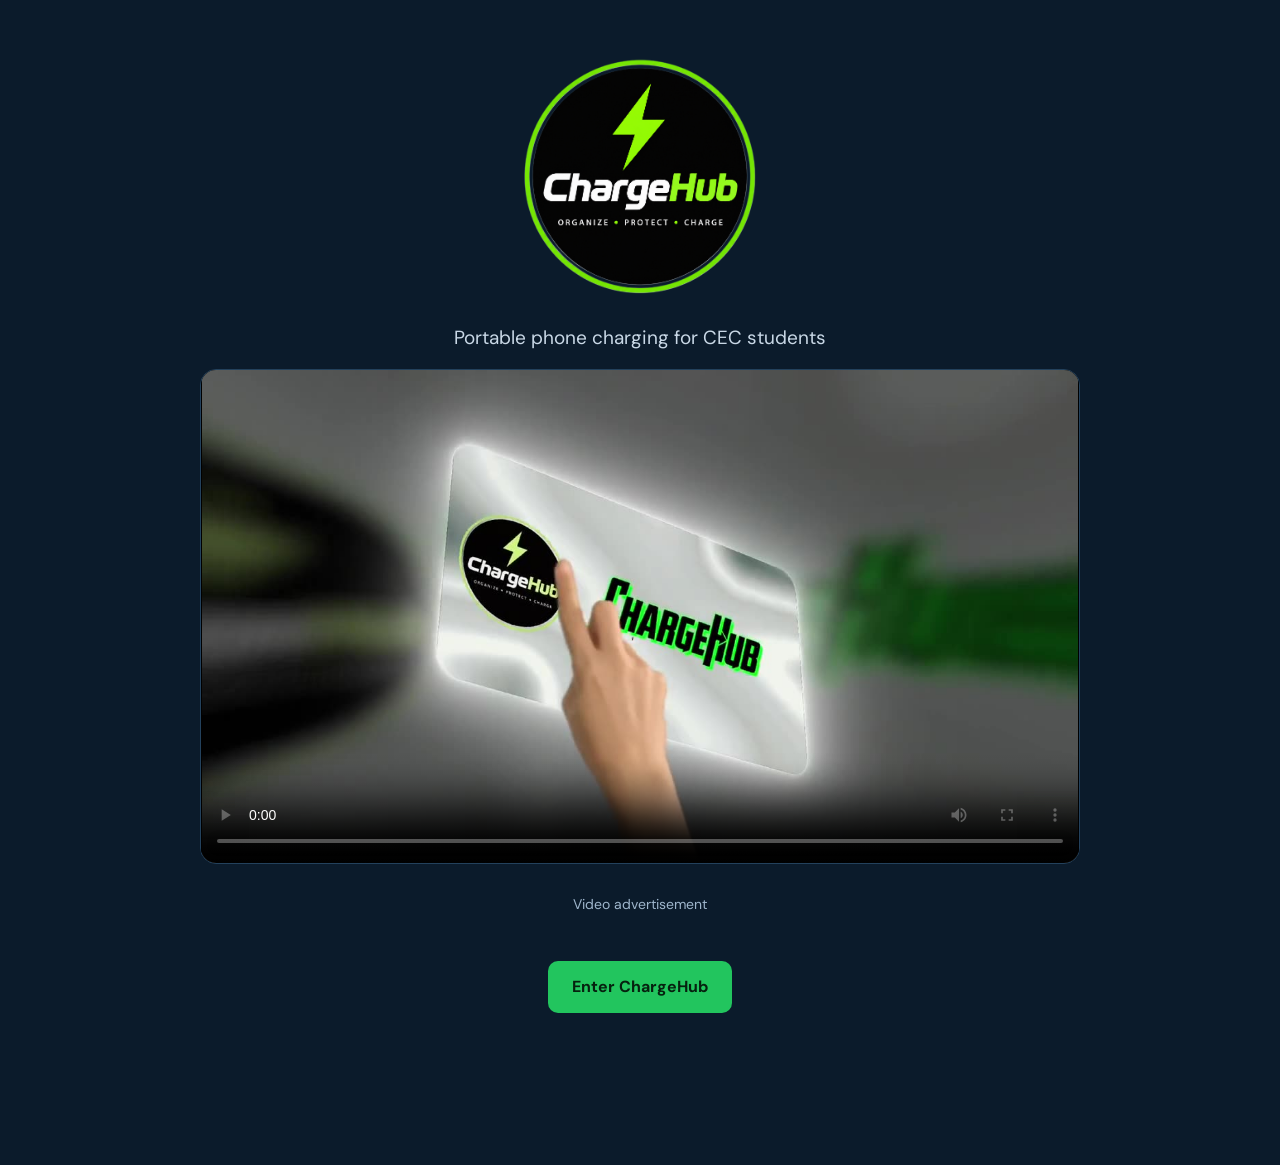
<file: index.html>
<!DOCTYPE html>
<html lang="en">
<head>
<meta charset="UTF-8">
<meta name="viewport" content="width=device-width, initial-scale=1">
<title>Welcome | ChargeHub</title>
<link rel="icon" href="assets/logo.png" type="image/png">
<link rel="preconnect" href="https://fonts.googleapis.com">
<link rel="preconnect" href="https://fonts.gstatic.com" crossorigin>
<link rel="stylesheet" href="https://fonts.googleapis.com/css2?family=Sora:wght@600;800&family=DM+Sans:wght@400;500;700&display=swap">
<link rel="stylesheet" href="https://pyscript.net/releases/2024.11.1/core.css">
<link rel="stylesheet" href="css/style.css">
<script type="module" src="https://pyscript.net/releases/2024.11.1/core.js"></script>
</head>
    <body>
    <div class="w">

    <main>
    <section class="landing"><img class="logo-big" src="assets/logo.png" width="260" height="260" alt="ChargeHub logo: Organize, Protect, Charge"><h1 class="sr-only">ChargeHub</h1><p class="lead">Portable phone charging for CEC students</p><div class="video"><video id="ad" controls preload="metadata" poster="assets/ad-poster.jpg"><source id="adsrc" src="assets/chargehub-ad.mp4" type="video/mp4">Your browser cannot play this video.</video></div><p id="adnote" class="m" aria-live="polite">Video advertisement</p><div class="actions"><a id="enter" class="btn pr" href="home.html">Enter ChargeHub</a></div></section>
    </main>

    </div>
    <script type="py" src="py/landing.py"></script>
    </body>
</html>
</file>
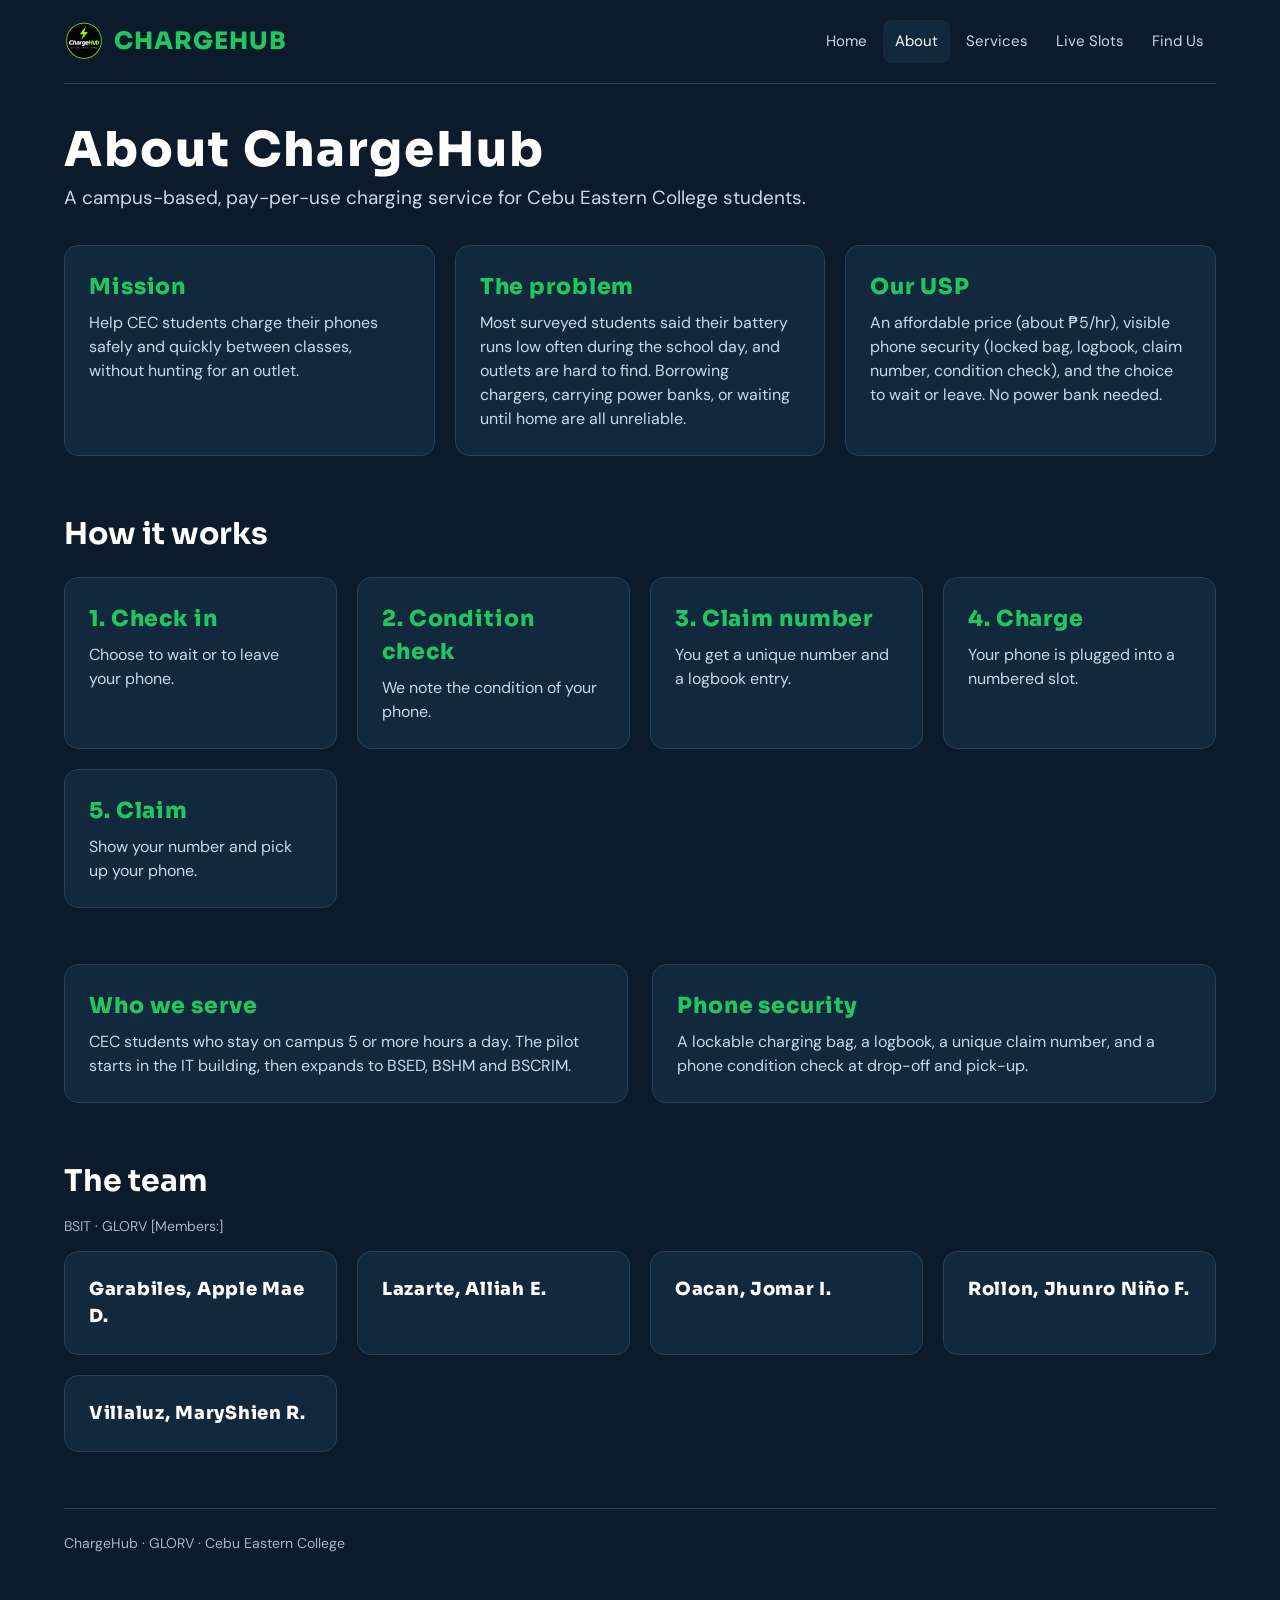
<file: about.html>
<!DOCTYPE html>
<html lang="en">
<head>
<meta charset="UTF-8">
<meta name="viewport" content="width=device-width, initial-scale=1">
<title>About | ChargeHub</title>
<link rel="icon" href="assets/logo.png" type="image/png">
<link rel="preconnect" href="https://fonts.googleapis.com">
<link rel="preconnect" href="https://fonts.gstatic.com" crossorigin>
<link rel="stylesheet" href="https://fonts.googleapis.com/css2?family=Sora:wght@600;800&family=DM+Sans:wght@400;500;700&display=swap">
<link rel="stylesheet" href="https://pyscript.net/releases/2024.11.1/core.css">
<link rel="stylesheet" href="css/style.css">
<script type="module" src="https://pyscript.net/releases/2024.11.1/core.js"></script>
</head>
    <body>
    <div class="w">
    <header class="nav"><a class="lg t" href="home.html"><img src="assets/logo.png" width="40" height="40" alt="">CHARGEHUB</a><nav aria-label="Main"><a href="home.html">Home</a><a href="about.html" class="on" aria-current="page">About</a><a href="services.html">Services</a><a href="live-slots.html">Live Slots</a><a href="find-us.html">Find Us</a></nav></header>
    <main>
    <h1 class="t">About ChargeHub</h1><p class="lead" style="margin-bottom:32px">A campus-based, pay-per-use charging service for Cebu Eastern College students.</p><section><div class="g"><div class="c"><div class="t green" style="font-size:22px">Mission</div><p style="margin:8px 0 0;color:#C9D8E6">Help CEC students charge their phones safely and quickly between classes, without hunting for an outlet.</p></div><div class="c"><div class="t green" style="font-size:22px">The problem</div><p style="margin:8px 0 0;color:#C9D8E6">Most surveyed students said their battery runs low often during the school day, and outlets are hard to find. Borrowing chargers, carrying power banks, or waiting until home are all unreliable.</p></div><div class="c"><div class="t green" style="font-size:22px">Our USP</div><p style="margin:8px 0 0;color:#C9D8E6">An affordable price (about &#8369;5/hr), visible phone security (locked bag, logbook, claim number, condition check), and the choice to wait or leave. No power bank needed.</p></div></div></section><section><h2>How it works</h2><div class="g"><div class="c"><div class="t green" style="font-size:22px">1. Check in</div><p style="margin:8px 0 0;color:#C9D8E6">Choose to wait or to leave your phone.</p></div><div class="c"><div class="t green" style="font-size:22px">2. Condition check</div><p style="margin:8px 0 0;color:#C9D8E6">We note the condition of your phone.</p></div><div class="c"><div class="t green" style="font-size:22px">3. Claim number</div><p style="margin:8px 0 0;color:#C9D8E6">You get a unique number and a logbook entry.</p></div><div class="c"><div class="t green" style="font-size:22px">4. Charge</div><p style="margin:8px 0 0;color:#C9D8E6">Your phone is plugged into a numbered slot.</p></div><div class="c"><div class="t green" style="font-size:22px">5. Claim</div><p style="margin:8px 0 0;color:#C9D8E6">Show your number and pick up your phone.</p></div></div></section><section><div class="r"><div class="c"><div class="t green" style="font-size:22px">Who we serve</div><p style="margin:8px 0 0;color:#C9D8E6">CEC students who stay on campus 5 or more hours a day. The pilot starts in the IT building, then expands to BSED, BSHM and BSCRIM.</p></div><div class="c"><div class="t green" style="font-size:22px">Phone security</div><p style="margin:8px 0 0;color:#C9D8E6">A lockable charging bag, a logbook, a unique claim number, and a phone condition check at drop-off and pick-up.</p></div></div></section><section><h2>The team</h2><p class="m" style="margin-top:-8px">BSIT &middot; GLORV [Members:]</p><div class="g"><div class="c"><div class="t" style="font-size:18px">Garabiles, Apple Mae D.</div><div class="m"></div></div><div class="c"><div class="t" style="font-size:18px">Lazarte, Alliah E.</div><div class="m"></div></div><div class="c"><div class="t" style="font-size:18px">Oacan, Jomar I.</div><div class="m"></div></div><div class="c"><div class="t" style="font-size:18px">Rollon, Jhunro Ni&ntilde;o F.</div><div class="m"></div></div><div class="c"><div class="t" style="font-size:18px">Villaluz, MaryShien R.</div><div class="m"></div></div></div></section>
    </main>
    <footer class="foot m">ChargeHub &middot; GLORV &middot; Cebu Eastern College</footer>
    </div>
    <script type="py" src="py/about.py" config='{"files":{"py/storage.py":"./storage.py"}}'></script>
    </body>
</html>
</file>
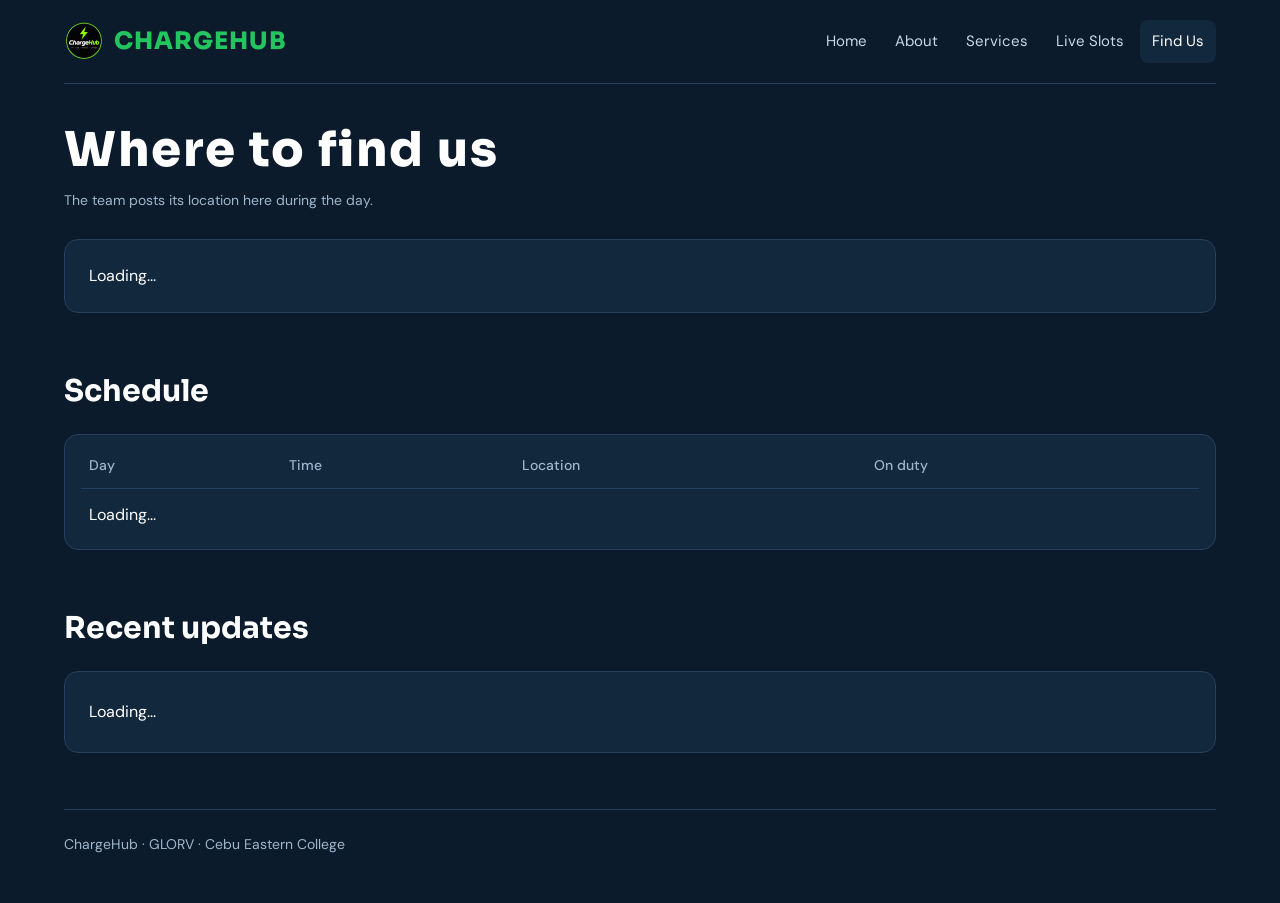
<file: find-us.html>
<!DOCTYPE html>
<html lang="en">
<head>
<meta charset="UTF-8">
<meta name="viewport" content="width=device-width, initial-scale=1">
<title>Find Us | ChargeHub</title>
<link rel="icon" href="assets/logo.png" type="image/png">
<link rel="preconnect" href="https://fonts.googleapis.com">
<link rel="preconnect" href="https://fonts.gstatic.com" crossorigin>
<link rel="stylesheet" href="https://fonts.googleapis.com/css2?family=Sora:wght@600;800&family=DM+Sans:wght@400;500;700&display=swap">
<link rel="stylesheet" href="https://pyscript.net/releases/2024.11.1/core.css">
<link rel="stylesheet" href="css/style.css">
<script type="module" src="https://pyscript.net/releases/2024.11.1/core.js"></script>
</head>
<body>
<div class="w">
<header class="nav"><a class="lg t" href="home.html"><img src="assets/logo.png" width="40" height="40" alt="">CHARGEHUB</a><nav aria-label="Main"><a href="home.html">Home</a><a href="about.html">About</a><a href="services.html">Services</a><a href="live-slots.html">Live Slots</a><a href="find-us.html" class="on" aria-current="page">Find Us</a></nav></header>
<main>
<h1 class="t">Where to find us</h1><p class="m" style="margin-bottom:28px">The team posts its location here during the day.</p><section><div id="status-card" class="c col">Loading...</div></section><section><h2>Schedule</h2><div class="c sc"><table><thead><tr><th scope="col">Day</th><th scope="col">Time</th><th scope="col">Location</th><th scope="col">On duty</th></tr></thead><tbody id="schedule-body"><tr><td colspan="4">Loading...</td></tr></tbody></table></div></section><section><h2>Recent updates</h2><div id="history-list" class="c" style="line-height:2">Loading...</div></section>
</main>
<footer class="foot m">ChargeHub &middot; GLORV &middot; Cebu Eastern College</footer>
</div>
<script type="py" src="py/find_us.py" config='{"files":{"py/storage.py":"./storage.py"}}'></script>
</body>
</html>
</file>
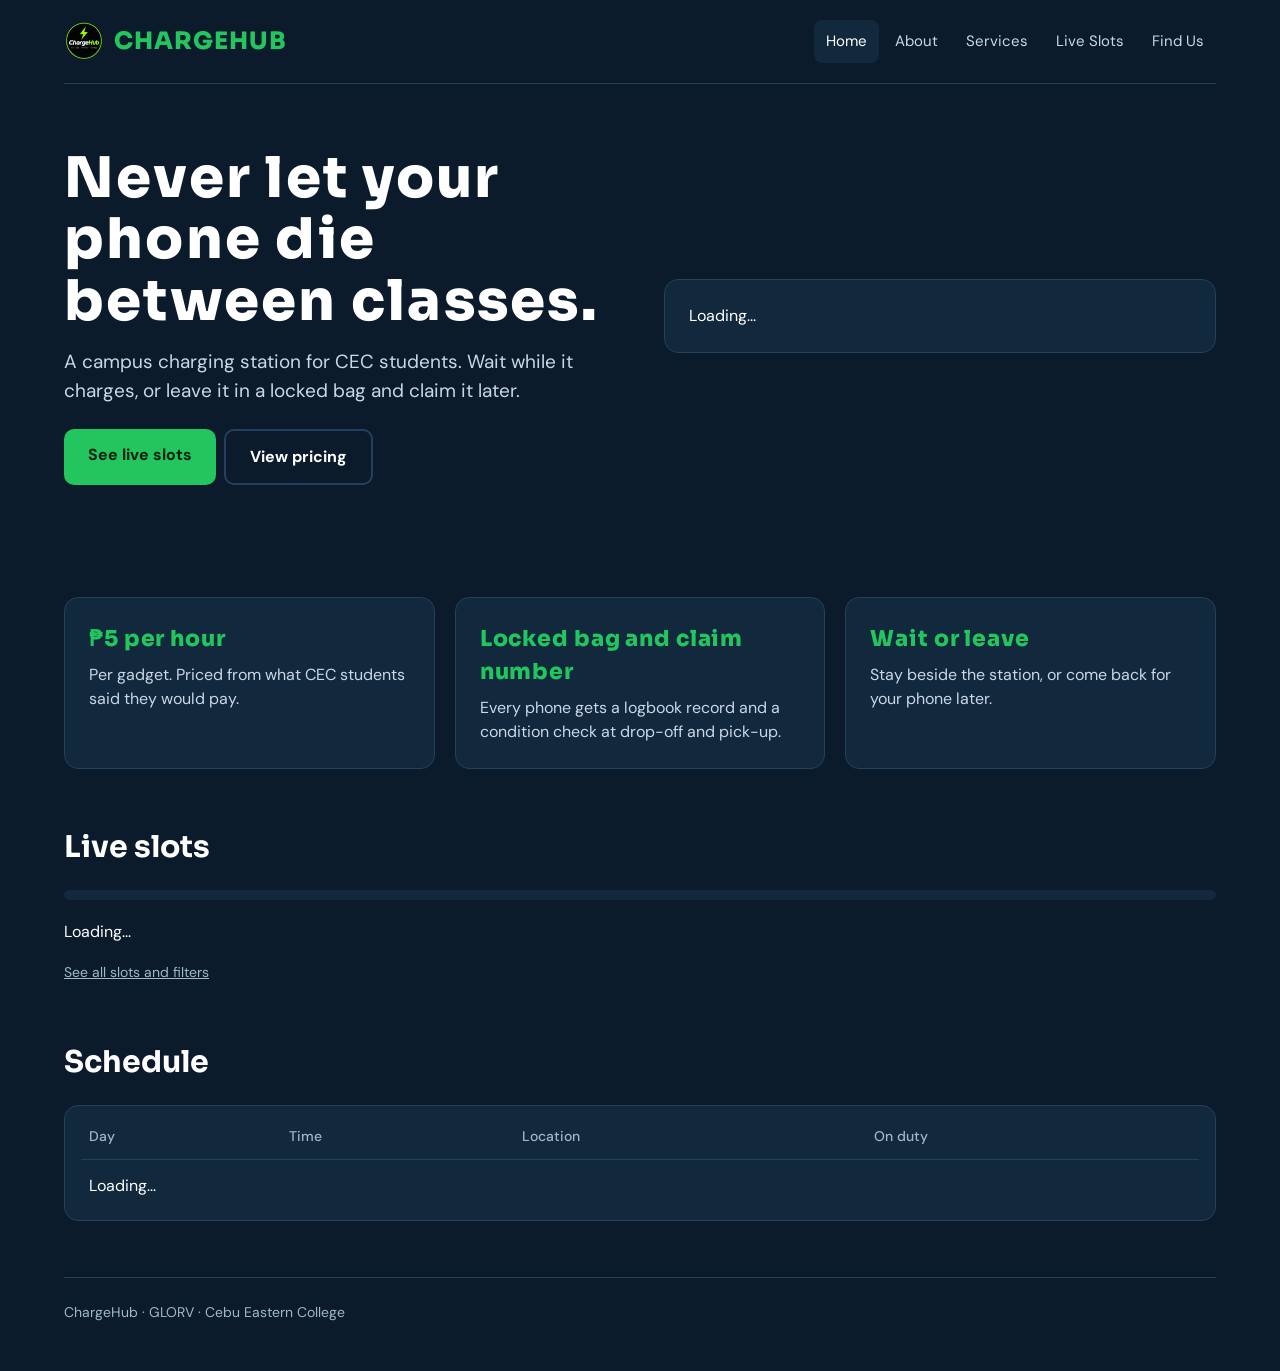
<file: home.html>
<!DOCTYPE html>
<html lang="en">
<head>
<meta charset="UTF-8">
<meta name="viewport" content="width=device-width, initial-scale=1">
<title>Home | ChargeHub</title>
<link rel="icon" href="assets/logo.png" type="image/png">
<link rel="preconnect" href="https://fonts.googleapis.com">
<link rel="preconnect" href="https://fonts.gstatic.com" crossorigin>
<link rel="stylesheet" href="https://fonts.googleapis.com/css2?family=Sora:wght@600;800&family=DM+Sans:wght@400;500;700&display=swap">
<link rel="stylesheet" href="https://pyscript.net/releases/2024.11.1/core.css">
<link rel="stylesheet" href="css/style.css">
<script type="module" src="https://pyscript.net/releases/2024.11.1/core.js"></script>
</head>
    <body>
    <div class="w">
    <header class="nav"><a class="lg t" href="home.html"><img src="assets/logo.png" width="40" height="40" alt="">CHARGEHUB</a><nav aria-label="Main"><a href="home.html" class="on" aria-current="page">Home</a><a href="about.html">About</a><a href="services.html">Services</a><a href="live-slots.html">Live Slots</a><a href="find-us.html">Find Us</a></nav></header>
    <main>
    <section class="hero"><div><h1 class="t">Never let your phone die between classes.</h1><p>A campus charging station for CEC students. Wait while it charges, or leave it in a locked bag and claim it later.</p><div class="row"><a class="btn pr" href="live-slots.html">See live slots</a><a class="btn ol" href="services.html">View pricing</a></div></div><div id="status-card" class="c col">Loading...</div></section><section><div class="g"><div class="c"><div class="t green" style="font-size:22px">&#8369;5 per hour</div><p style="margin:8px 0 0;color:#C9D8E6">Per gadget. Priced from what CEC students said they would pay.</p></div><div class="c"><div class="t green" style="font-size:22px">Locked bag and claim number</div><p style="margin:8px 0 0;color:#C9D8E6">Every phone gets a logbook record and a condition check at drop-off and pick-up.</p></div><div class="c"><div class="t green" style="font-size:22px">Wait or leave</div><p style="margin:8px 0 0;color:#C9D8E6">Stay beside the station, or come back for your phone later.</p></div></div></section><section><div class="row" style="justify-content:space-between;align-items:end"><h2>Live slots</h2><div id="slots-count" class="m" aria-live="polite"></div></div><div class="b" style="margin-bottom:20px"><i id="slots-bar"></i></div><div id="slots-grid" class="g" style="grid-template-columns:repeat(auto-fit,minmax(250px,1fr))">Loading...</div><p><a class="m" href="live-slots.html" style="text-decoration:underline">See all slots and filters</a></p></section><section><h2>Schedule</h2><div class="c sc"><table><thead><tr><th scope="col">Day</th><th scope="col">Time</th><th scope="col">Location</th><th scope="col">On duty</th></tr></thead><tbody id="schedule-body"><tr><td colspan="4">Loading...</td></tr></tbody></table></div></section>
    </main>
    <footer class="foot m">ChargeHub &middot; GLORV &middot; Cebu Eastern College</footer>
    </div>
    <script type="py" src="py/home.py" config='{"files":{"py/storage.py":"./storage.py"}}'></script>
    </body>
</html>
</file>
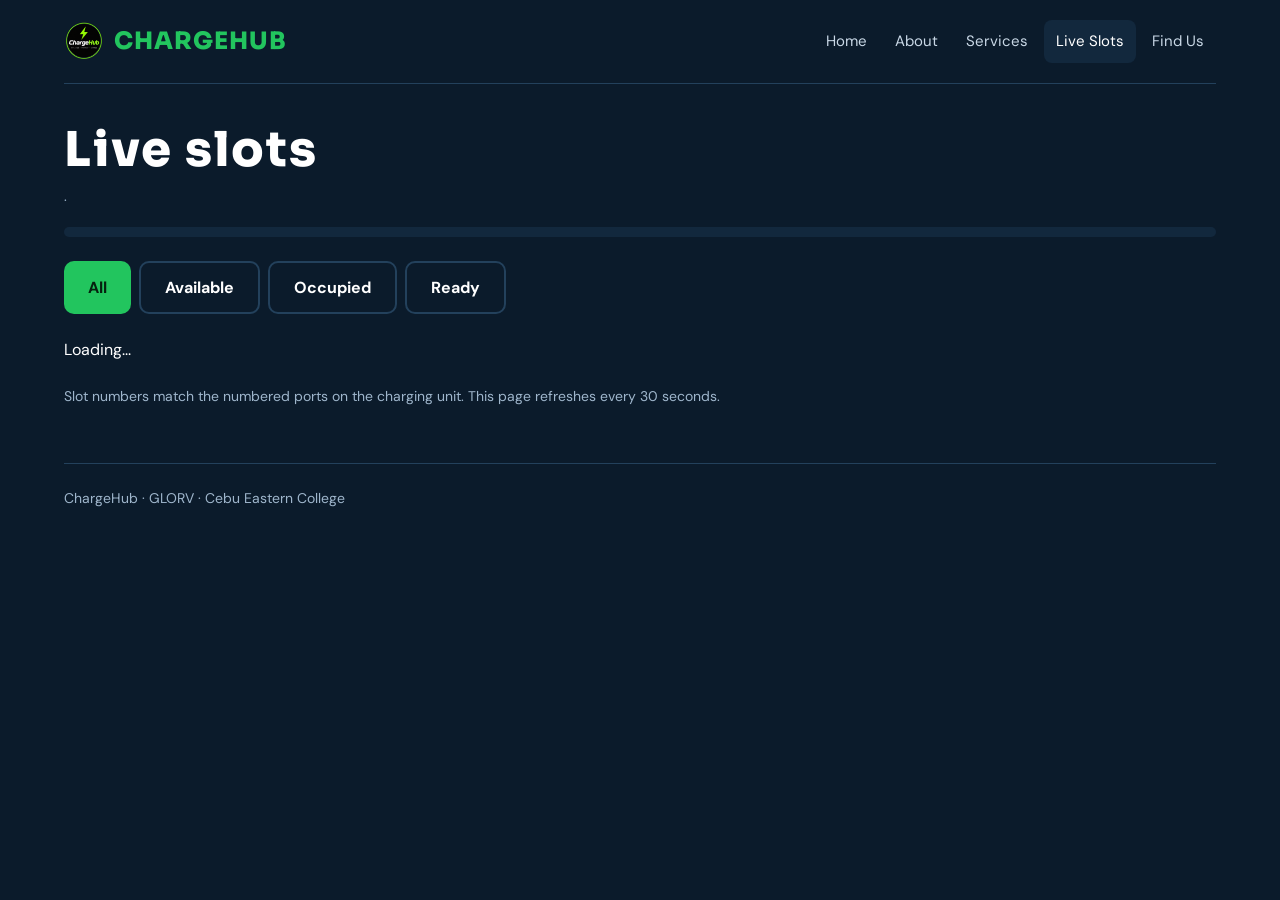
<file: live-slots.html>
<!DOCTYPE html>
<html lang="en">
<head>
    <meta charset="UTF-8">
    <meta name="viewport" content="width=device-width, initial-scale=1">
    <title>Live Slots | ChargeHub</title>
    <link rel="icon" href="assets/logo.png" type="image/png">
    <link rel="preconnect" href="https://fonts.googleapis.com">
    <link rel="preconnect" href="https://fonts.gstatic.com" crossorigin>
    <link rel="stylesheet" href="https://fonts.googleapis.com/css2?family=Sora:wght@600;800&family=DM+Sans:wght@400;500;700&display=swap">
    <link rel="stylesheet" href="https://pyscript.net/releases/2024.11.1/core.css">
    <link rel="stylesheet" href="css/style.css">
    <script type="module" src="https://pyscript.net/releases/2024.11.1/core.js"></script>
</head>
<body>
<div class="w">
    <header class="nav">
        <a class="lg t" href="home.html">
            <img src="assets/logo.png" width="40" height="40" alt="">
            CHARGEHUB
        </a>
        <nav aria-label="Main">
            <a href="home.html">Home</a>
            <a href="about.html">About</a>
            <a href="services.html">Services</a>
            <a href="live-slots.html" class="on" aria-current="page">Live Slots</a>
            <a href="find-us.html">Find Us</a>
        </nav>
    </header>
    <main>
        <h1 class="t">Live slots</h1>
        <p class="m" style="margin-bottom:16px">
            <span id="slots-count" aria-live="polite"></span> &middot;
            <span id="updated"></span>
        </p>
        <div class="b" style="margin-bottom:24px">
            <i id="slots-bar"></i>
        </div>
        <div class="row" style="margin-bottom:24px" role="group" aria-label="Filter slots">
            <button class="btn pr filter" data-filter="all" type="button">All</button>
            <button class="btn ol filter" data-filter="available" type="button">Available</button>
            <button class="btn ol filter" data-filter="occupied" type="button">Occupied</button>
            <button class="btn ol filter" data-filter="ready" type="button">Ready</button>
        </div>
        <div id="slots-grid" class="g" style="grid-template-columns:repeat(auto-fit,minmax(270px,1fr))">
            Loading...
        </div>
        <p class="m" style="margin-top:24px">
            Slot numbers match the numbered ports on the charging unit. This page
            refreshes every 30 seconds.
        </p>
    </main>
    <footer class="foot m">ChargeHub &middot; GLORV &middot; Cebu Eastern College</footer>
</div>
<script type="py" src="py/live_slots.py" config='{"files":{"py/storage.py":"./storage.py"}}'></script>
</body>
</html>
</file>
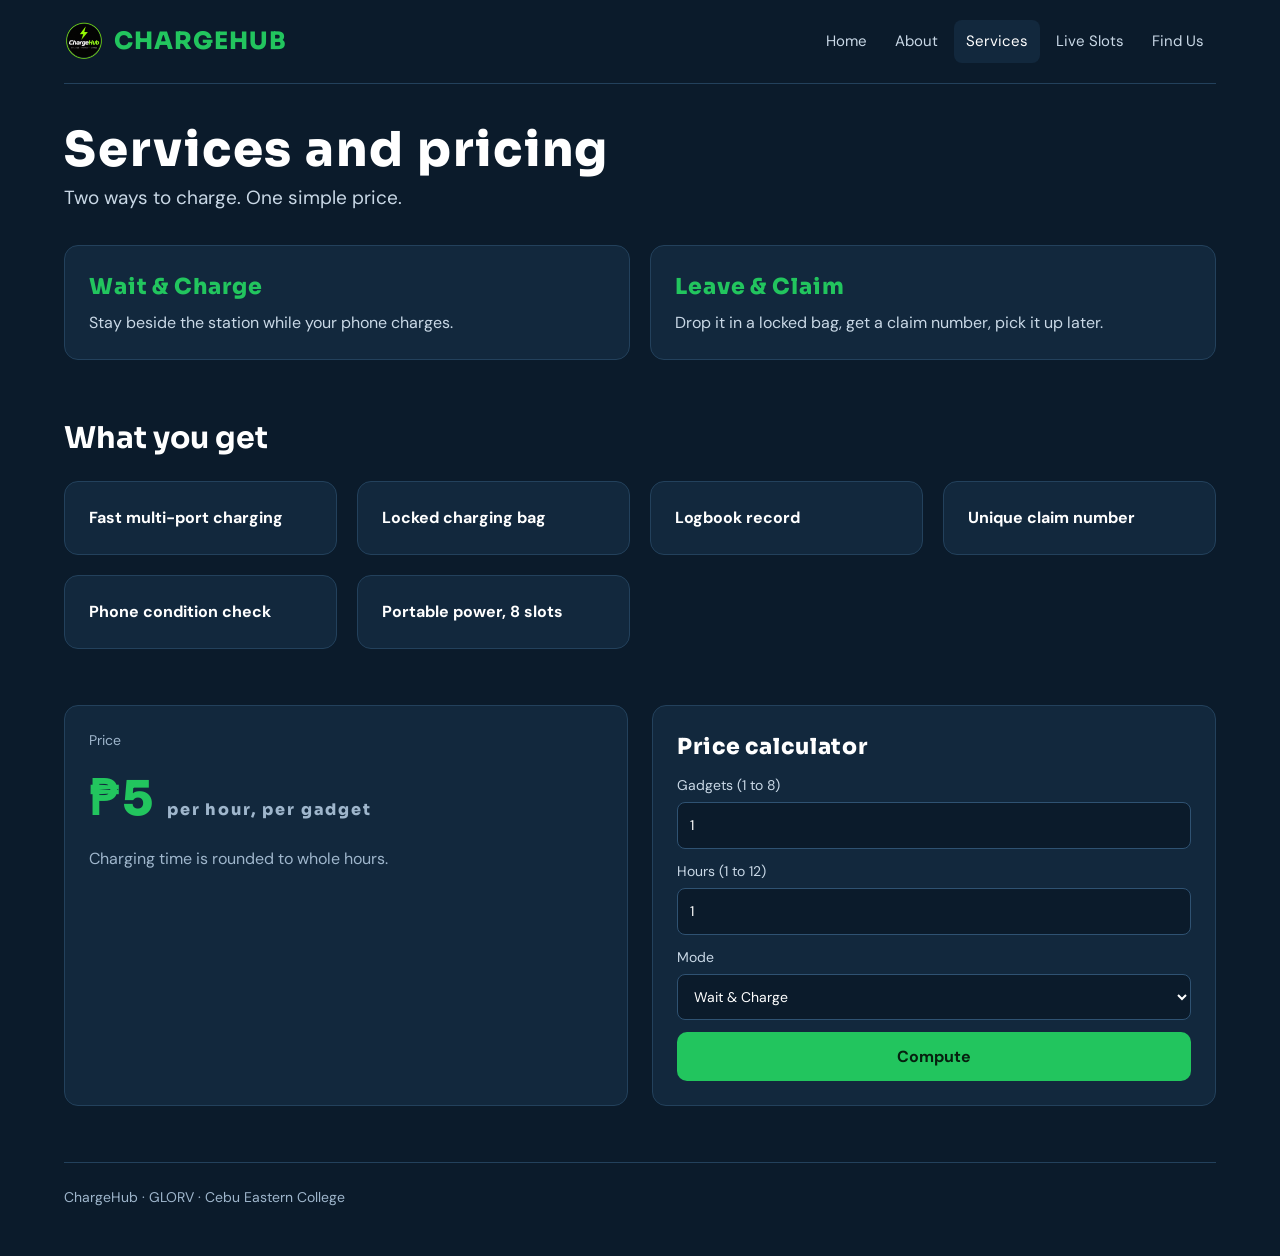
<file: services.html>
<!DOCTYPE html>
<html lang="en">
<head>
    <meta charset="UTF-8">
    <meta name="viewport" content="width=device-width, initial-scale=1">
    <title>Services | ChargeHub</title>
    <link rel="icon" href="assets/logo.png" type="image/png">
    <link rel="preconnect" href="https://fonts.googleapis.com">
    <link rel="preconnect" href="https://fonts.gstatic.com" crossorigin>
    <link rel="stylesheet" href="https://fonts.googleapis.com/css2?family=Sora:wght@600;800&family=DM+Sans:wght@400;500;700&display=swap">
    <link rel="stylesheet" href="https://pyscript.net/releases/2024.11.1/core.css">
    <link rel="stylesheet" href="css/style.css">
    <script type="module" src="https://pyscript.net/releases/2024.11.1/core.js"></script>
</head>
<body>
<div class="w">
    <header class="nav">
        <a class="lg t" href="home.html">
            <img src="assets/logo.png" width="40" height="40" alt="">
            CHARGEHUB
        </a>

        <nav aria-label="Main">
            <a href="home.html">Home</a>
            <a href="about.html">About</a>
            <a href="services.html" class="on" aria-current="page">Services</a>
            <a href="live-slots.html">Live Slots</a>
            <a href="find-us.html">Find Us</a>
        </nav>
    </header>
    <main>
        <h1 class="t">Services and pricing</h1>
        <p class="lead" style="margin-bottom:32px">Two ways to charge. One simple price.</p>
        <section>
            <div class="g">
                <div class="c">
                    <div class="t green" style="font-size:22px">Wait &amp; Charge</div>
                    <p style="margin:8px 0 0;color:#C9D8E6">
                        Stay beside the station while your phone charges.
                    </p>
                </div>

                <div class="c">
                    <div class="t green" style="font-size:22px">Leave &amp; Claim</div>
                    <p style="margin:8px 0 0;color:#C9D8E6">
                        Drop it in a locked bag, get a claim number, pick it up
                        later.
                    </p>
                </div>

            </div>
        </section>
        <section>
            <h2>What you get</h2>
            <div class="g">
                <div class="c"><b>Fast multi-port charging</b></div>
                <div class="c"><b>Locked charging bag</b></div>
                <div class="c"><b>Logbook record</b></div>
                <div class="c"><b>Unique claim number</b></div>
                <div class="c"><b>Phone condition check</b></div>
                <div class="c"><b>Portable power, 8 slots</b></div>
            </div>
        </section>
        <section class="r">
            <div class="c col">
                <div class="m">Price</div>
                <div class="t green" style="font-size:48px">&#8369;5 <span class="m" style="font-size:16px">per hour, per gadget</span>
                </div>
                <p class="m" style="font-size:16px;margin:0">
                    Charging time is rounded to whole hours.
                </p>
            </div>
            <div class="c col">
                <div class="t" style="font-size:22px">Price calculator</div>
                <label class="f" for="gadgets">
                    Gadgets (1 to 8)
                    <input id="gadgets" type="number" placeholder="" value="1">
                </label>

                <label class="f" for="hours">
                    Hours (1 to 12)
                    <input id="hours" type="number" placeholder="" value="1">
                </label>

                <label class="f" for="mode">
                    Mode
                    <select id="mode">
                        <option>Wait &amp; Charge</option>
                        <option>Leave &amp; Claim</option>
                    </select>
                </label>

                <button id="compute" class="btn pr" type="button">Compute</button>
                <div id="result" class="msg" role="status" aria-live="polite"></div>
            </div>
        </section>
    </main>
    <footer class="foot m">ChargeHub &middot; GLORV &middot; Cebu Eastern College</footer>
</div>
<script type="py" src="py/services.py" config='{"files":{"py/storage.py":"./storage.py"}}'></script>
</body>
</html>
</file>
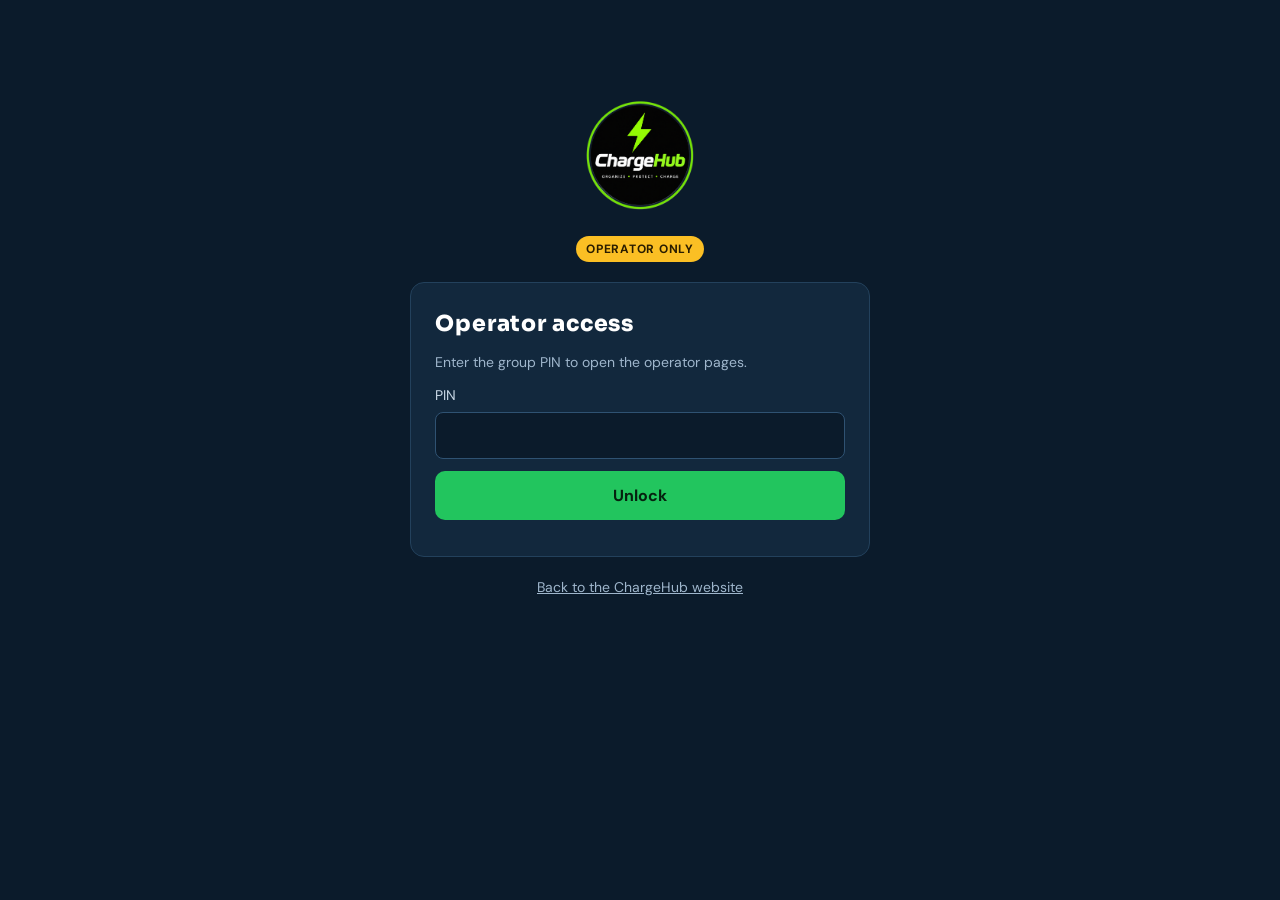
<file: operator/pin.html>
<!DOCTYPE html>
<html lang="en">
<head>
<meta charset="UTF-8">
<meta name="viewport" content="width=device-width, initial-scale=1">
<title>Operator PIN | ChargeHub</title>
<link rel="icon" href="../assets/logo.png" type="image/png">
<link rel="preconnect" href="https://fonts.googleapis.com">
<link rel="preconnect" href="https://fonts.gstatic.com" crossorigin>
<link rel="stylesheet" href="https://fonts.googleapis.com/css2?family=Sora:wght@600;800&family=DM+Sans:wght@400;500;700&display=swap">
<link rel="stylesheet" href="https://pyscript.net/releases/2024.11.1/core.css">
<link rel="stylesheet" href="../css/style.css">
<script type="module" src="https://pyscript.net/releases/2024.11.1/core.js"></script>
</head>
<body>
<div class="w">

<main>
<section style="max-width:460px;margin:0 auto;padding:96px 0;display:flex;flex-direction:column;gap:20px;text-align:center"><img src="../assets/logo.png" width="120" height="120" alt="ChargeHub logo" style="align-self:center"><span class="p rd" style="align-self:center">OPERATOR ONLY</span><div class="c col" style="text-align:left"><div class="t" style="font-size:22px">Operator access</div><p class="m" style="margin:0">Enter the group PIN to open the operator pages.</p><label class="f" for="pin">PIN<input id="pin" type="password" inputmode="numeric" autocomplete="off"></label><button id="unlock" class="btn pr" type="button">Unlock</button><div id="pin-msg" class="m" role="alert"></div></div><a class="m" href="../home.html" style="text-decoration:underline">Back to the ChargeHub website</a></section>
</main>

</div>
<script type="py" src="../py/pin.py"></script>
</body>
</html>
</file>
<file: css/style.css>
/* ChargeHub shared styles: used by every page (public and operator). */
*,*::before,*::after{box-sizing:border-box}
html{scroll-behavior:smooth}
body{margin:0;background:#0B1B2B;color:#fff;font-family:'DM Sans',system-ui,sans-serif;line-height:1.5}
a{color:inherit;text-decoration:none}
:focus-visible{outline:3px solid #FBBF24;outline-offset:2px}
.w{max-width:1200px;margin:0 auto;padding:0 24px 48px}
.locked .w{display:none}

/* Navigation */
.nav{display:flex;flex-wrap:wrap;align-items:center;justify-content:space-between;gap:12px;padding:20px 0;border-bottom:1px solid #23415C;margin-bottom:40px}
.nav nav{display:flex;flex-wrap:wrap;gap:4px}
.nav nav a{padding:10px 12px;font-size:15px;color:#C9D8E6;border-radius:8px}
.nav nav a:hover,.nav nav a.on{background:#12283D;color:#fff}
.nav .brand-row{display:flex;align-items:center;gap:12px}
.lg{font-size:24px;color:#22C55E}

/* Type */
.t{font-family:Sora,sans-serif;font-weight:800;letter-spacing:.04em}
h1{font-family:Sora,sans-serif;font-size:clamp(32px,5vw,48px);line-height:1.1;margin:0 0 8px}
h2{font-family:Sora,sans-serif;font-size:clamp(24px,3.5vw,30px);margin:0 0 20px}
.lead{font-size:19px;color:#C9D8E6;margin:0}
.m{color:#9FB6CC;font-size:14px}
.big{font-size:clamp(24px,4vw,30px)}
.green{color:#22C55E}
section{margin-bottom:56px}

/* Cards, grids, pills */
.c{background:#12283D;border:1px solid #23415C;border-radius:14px;padding:24px}
.col{display:flex;flex-direction:column;gap:12px}
.g{display:grid;grid-template-columns:repeat(auto-fit,minmax(260px,1fr));gap:20px}
.r{display:flex;flex-wrap:wrap;gap:24px}.r>*{flex:1 1 320px}
.sl{background:#12283D;border:1px solid #23415C;border-radius:12px;padding:16px;display:flex;flex-direction:column;gap:8px}
.p{align-self:flex-start;font-size:12px;font-weight:700;padding:4px 10px;border-radius:99px;letter-spacing:.06em}
.av{background:#22C55E;color:#06210F}.oc{background:#F87171;color:#2A0808}.rd{background:#FBBF24;color:#2A1D00}
.b{height:10px;background:#12283D;border-radius:99px;overflow:hidden}.b i{display:block;height:10px;width:0;background:#22C55E;border-radius:99px;transition:width .4s}

/* Buttons and forms */
.btn{display:inline-block;padding:14px 24px;border-radius:10px;font-weight:700;font-family:inherit;font-size:16px;text-align:center;cursor:pointer;border:0;min-height:44px}
.pr{background:#22C55E;color:#06210F}.pr:hover{background:#4ADE80}
.ol{background:transparent;border:2px solid #23415C;color:#fff}.ol:hover{border-color:#22C55E}
.sm{padding:8px 14px;min-height:36px;font-size:14px}
.f{display:flex;flex-direction:column;gap:6px;font-size:14px;color:#C9D8E6}
input,select,textarea{background:#0B1B2B;border:1px solid #2F5272;color:#fff;border-radius:8px;padding:12px;font:inherit;width:100%;min-height:44px}
textarea{min-height:88px;resize:vertical}
input::placeholder,textarea::placeholder{color:#7F98B0}
.row{display:flex;flex-wrap:wrap;gap:8px}
.msg{padding:14px 16px;border-radius:10px;margin-top:4px}
.msg:empty{display:none}
.ok{background:#0F3A22;border:1px solid #22C55E}
.bad{background:#3A1010;border:1px solid #F87171}

/* Tables */
.sc{overflow-x:auto;padding:8px 16px}
table{width:100%;min-width:560px;border-collapse:collapse;text-align:left}
th{color:#9FB6CC;font-size:14px;padding:12px 8px;font-weight:500}
td{padding:14px 8px;border-top:1px solid #23415C}
tr.today td{color:#22C55E;font-weight:700}

/* Landing */
.landing{display:flex;flex-direction:column;align-items:center;text-align:center;gap:16px;padding:48px 0}
.brand{font-size:clamp(36px,8vw,60px);margin:0}
.video{width:100%;max-width:880px;aspect-ratio:16/9;background:#12283D;border:1px solid #23415C;border-radius:16px;overflow:hidden}
.video video{width:100%;height:100%;display:block;background:#000}
.actions{display:flex;flex-wrap:wrap;gap:16px;justify-content:center;margin-top:16px}
.pulse{animation:pulse 1.4s ease-in-out 3}
@keyframes pulse{50%{box-shadow:0 0 0 10px rgba(34,197,94,.3)}}

/* Hero */
.hero{display:flex;flex-wrap:wrap;gap:48px;align-items:center;padding:24px 0 56px}
.hero>*{flex:1 1 340px}
.hero h1{font-size:clamp(36px,6vw,56px)}
.hero p{font-size:19px;color:#C9D8E6;margin:16px 0 24px}
.foot{margin-top:56px;padding-top:24px;border-top:1px solid #23415C}
.badge{display:inline-block;margin-bottom:24px}
@media (prefers-reduced-motion:reduce){*{animation:none!important;transition:none!important;scroll-behavior:auto!important}}

/* Logo */
.sr-only{position:absolute;width:1px;height:1px;overflow:hidden;clip:rect(0 0 0 0);white-space:nowrap}
.logo-big{width:min(260px,60vw);height:auto}
.nav .lg{display:flex;align-items:center;gap:10px}
.nav .lg img{border-radius:50%}
</file>
